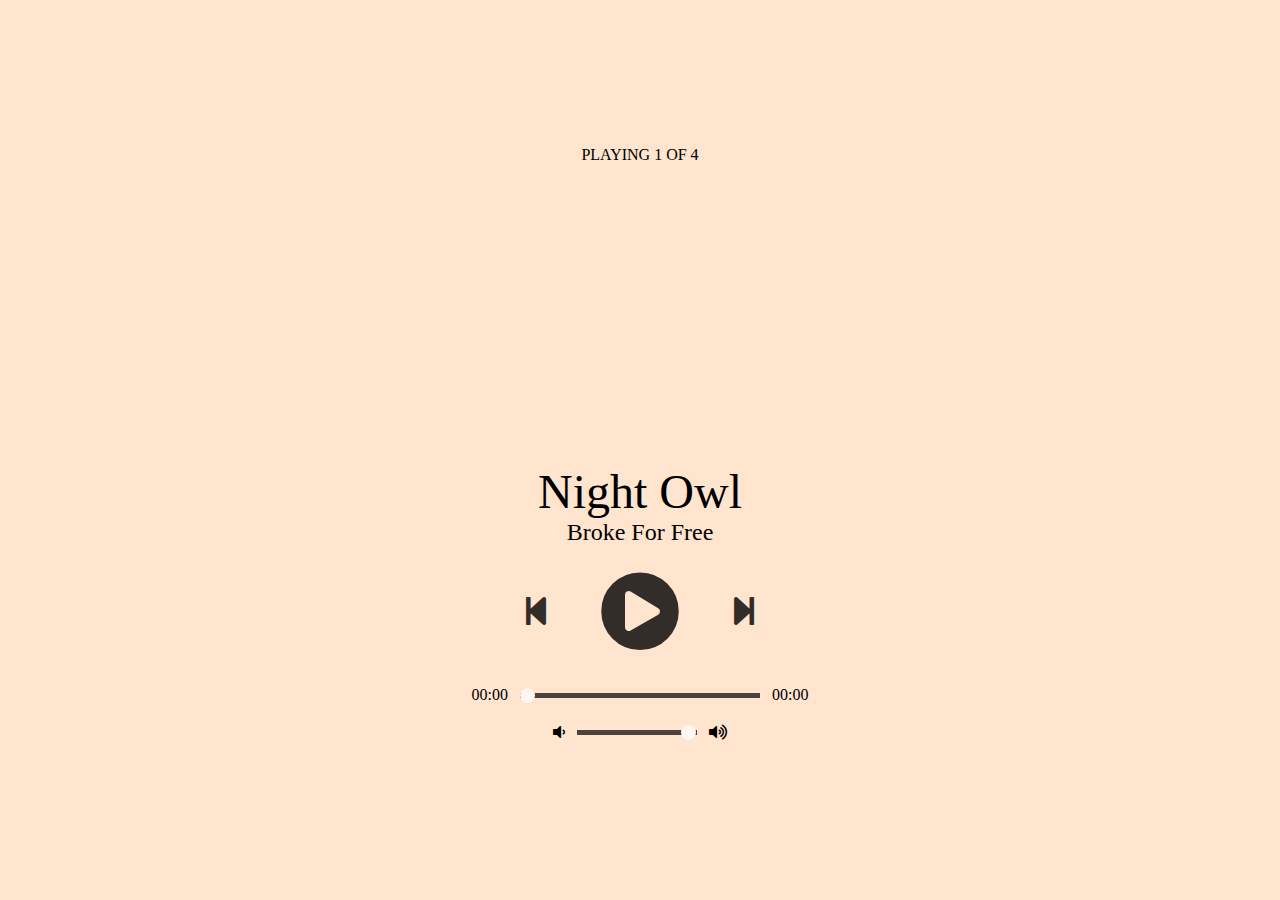
<file: synce task/task3/index.html>
<!DOCTYPE html>
<html lang="en">
<head>
  <meta charset="UTF-8">
  <meta name="viewport" content="width=device-width, initial-scale=1.0">
  <title>Simple Music Player</title>
  <!-- Load FontAwesome icons -->
  <link rel="stylesheet" href="https://cdnjs.cloudflare.com/ajax/libs/font-awesome/5.13.0/css/all.min.css">

  <!-- Load the custom CSS style file -->
  <link rel="stylesheet" type="text/css" href="style.css">
</head>
<body>
  <div class="player">
    <div class="details">
      <div class="now-playing">PLAYING x OF y</div>
      <div class="track-art"></div>
      <div class="track-name">Track Name</div>
      <div class="track-artist">Track Artist</div>
    </div>
    <div class="buttons">
      <div class="prev-track" onclick="prevTrack()"><i class="fa fa-step-backward fa-2x"></i></div>
      <div class="playpause-track" onclick="playpauseTrack()"><i class="fa fa-play-circle fa-5x"></i></div>
      <div class="next-track" onclick="nextTrack()"><i class="fa fa-step-forward fa-2x"></i></div>
    </div>
    <div class="slider_container">
      <div class="current-time">00:00</div>
      <input type="range" min="1" max="100" value="0" class="seek_slider" onchange="seekTo()">
      <div class="total-duration">00:00</div>
    </div>
    <div class="slider_container">
      <i class="fa fa-volume-down"></i>
      <input type="range" min="1" max="100" value="99" class="volume_slider" onchange="setVolume()">
      <i class="fa fa-volume-up"></i>
    </div>
  </div>

  <!-- Load the main script for the player -->
  <script src="main.js"></script>
</body>
</html>
</file>
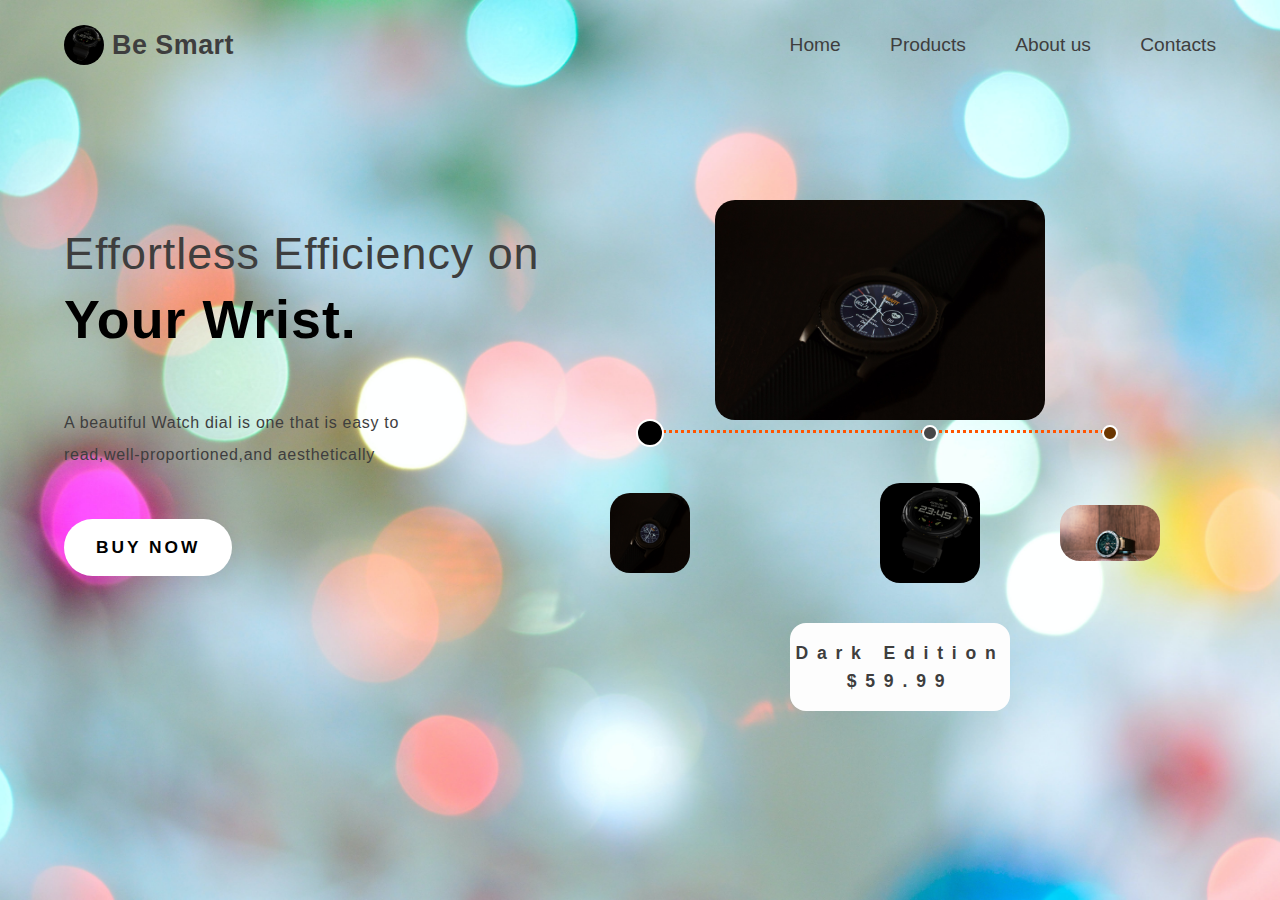
<file: synce task/task1/landingpage.html>
<!DOCTYPE html>
<html lang="en">
<head>
    <meta charset="UTF-8">
    <meta name="viewport" content="width=device-width, initial-scale=1.0">
    <title>Document</title>
    <link rel="stylesheet" href="style.css">
</head>
<body>      
    <header>
        <div class="logo">
           <img src="1.jpg" alt="watch logo">
               Be Smart
        </div>
        <ul class="menu-list">
            <li>Home</li>
            <li class="active">Products</li>
            <li>About us</li>
            <li>Contacts</li>
        </ul>
    </header>
    
    <section class="main">
        <section class="left">
            <p class="title">Effortless Efficiency on <strong>Your Wrist.</strong></p>
            <p class="msg">A beautiful Watch dial is one that is easy to read,well-proportioned,and aesthetically</p>
            <button class="cat"><span>Buy Now</span></button>
        </section>


        <section class="right">
            <img src="2.jpg" alt="smart watch">
            <div class="color">
                <div class="item smartwatch active">
                <div class="color-section"></div>
                <div class="additional-info">
                    <p>Dark Edition</p>
                    <p>$59.99</p>
                </div>
                <img src="2.jpg" alt="black color">
                </div>

                <div class="item blue">
                <div class="color-section"></div>
                <img src="1.jpg" alt="blue color">
                </div>
                <div class="item yellow">
                <div class="color-section"></div>
                <img src="3.jpg" alt="yellow color">
                </div>
            </div>
        </section>
    </section>
</body>
</html>
</file>
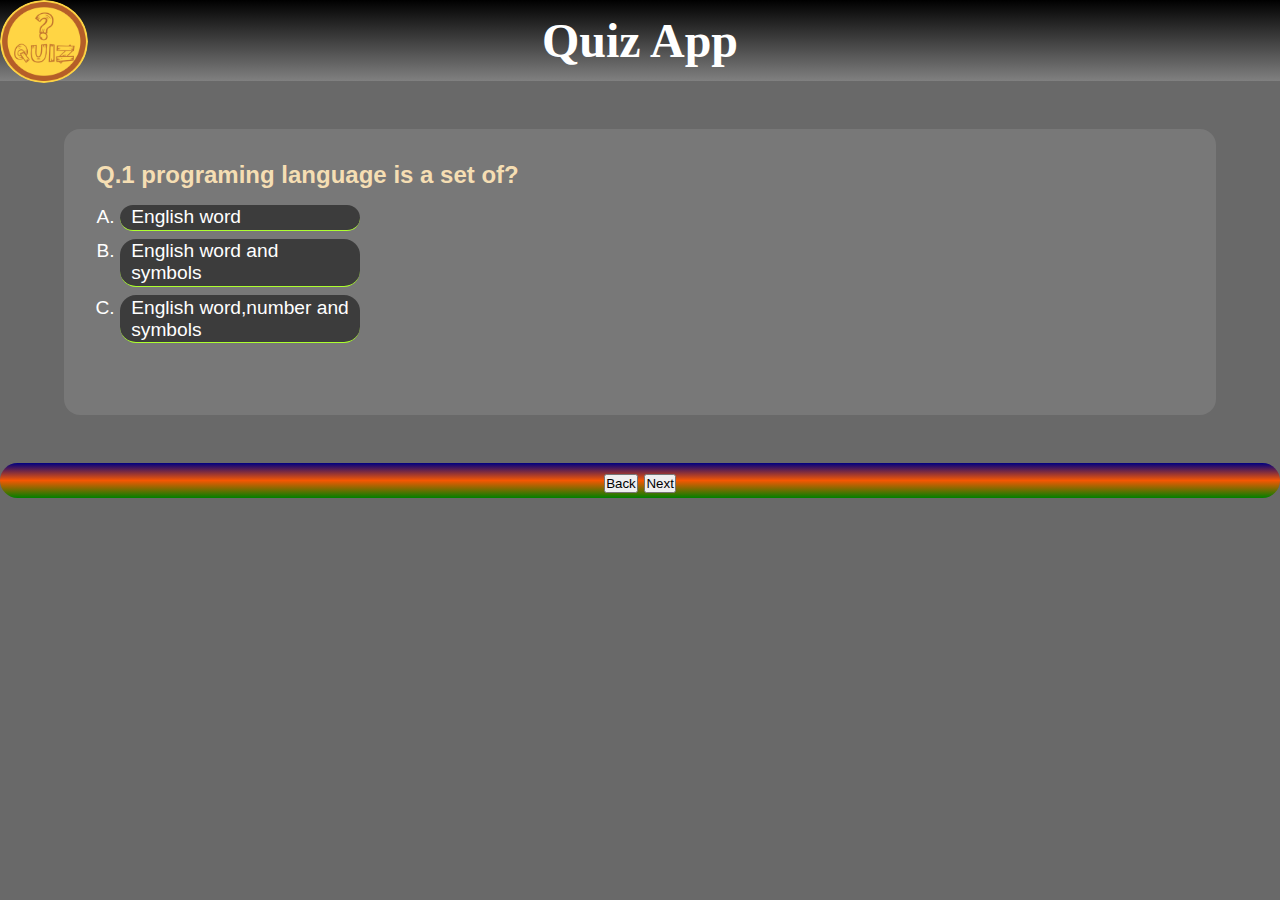
<file: synce task/task2/task2new.html>
<!DOCTYPE html>
<html lang="en">
<head>
    <meta charset="UTF-8">
    <meta name="viewport" content="width=device-width, initial-scale=1.0">
    <title>Document</title>
    <link rel="stylesheet" href="task2new.css">
</head>
<body>
    <img src="icon.png" alt="img" id="img" class="img">
    <h1 id="title">Quiz App</h1>
    <div id="quiz-container">
        <div class="questions">
            <h2 id="question"></h2>
            <ol type="A">
                <li class="option"><span id="option0" onclick="calcScore(this)"></span></li>
                <li class="option"><span id="option1" onclick="calcScore(this)"></span></li>
                <li class="option"><span id="option2" onclick="calcScore(this)"></span></li>
                <!-- <li class="option"><span id="option3" onclick="calcScore(this)"></span></li> -->
            </ol>
            <h4 id="stat"></h4>
        </div>

        <div class="buttons">
            <button type="button" class="back">Back</button>
            <button type="button" class="next">Next</button>
        </div>
    </div>

    <div id="scoreboard">
        <img src="icon.png" alt="">
        <h2 id="score-title">Your Score</h2>
        <h2 id="score"></h2>
        <button type="button" id="score-btn" onclick="backTOQuiz()">Back to Quiz</button>
        <button type="button" id="check-answer" onclick="CheckAnswer()">Check Answer</button>
    </div>

    <div id="answerBank">
        <h2>Answers :</h2>
        <ol type="1" id="answers">

        </ol>
        <button type="button" id="score-btn" onclick="backTOQuiz()">Back to Quiz</button>
    </div>

    <script src="task2new.js"></script>
</body>
</html>
</file>
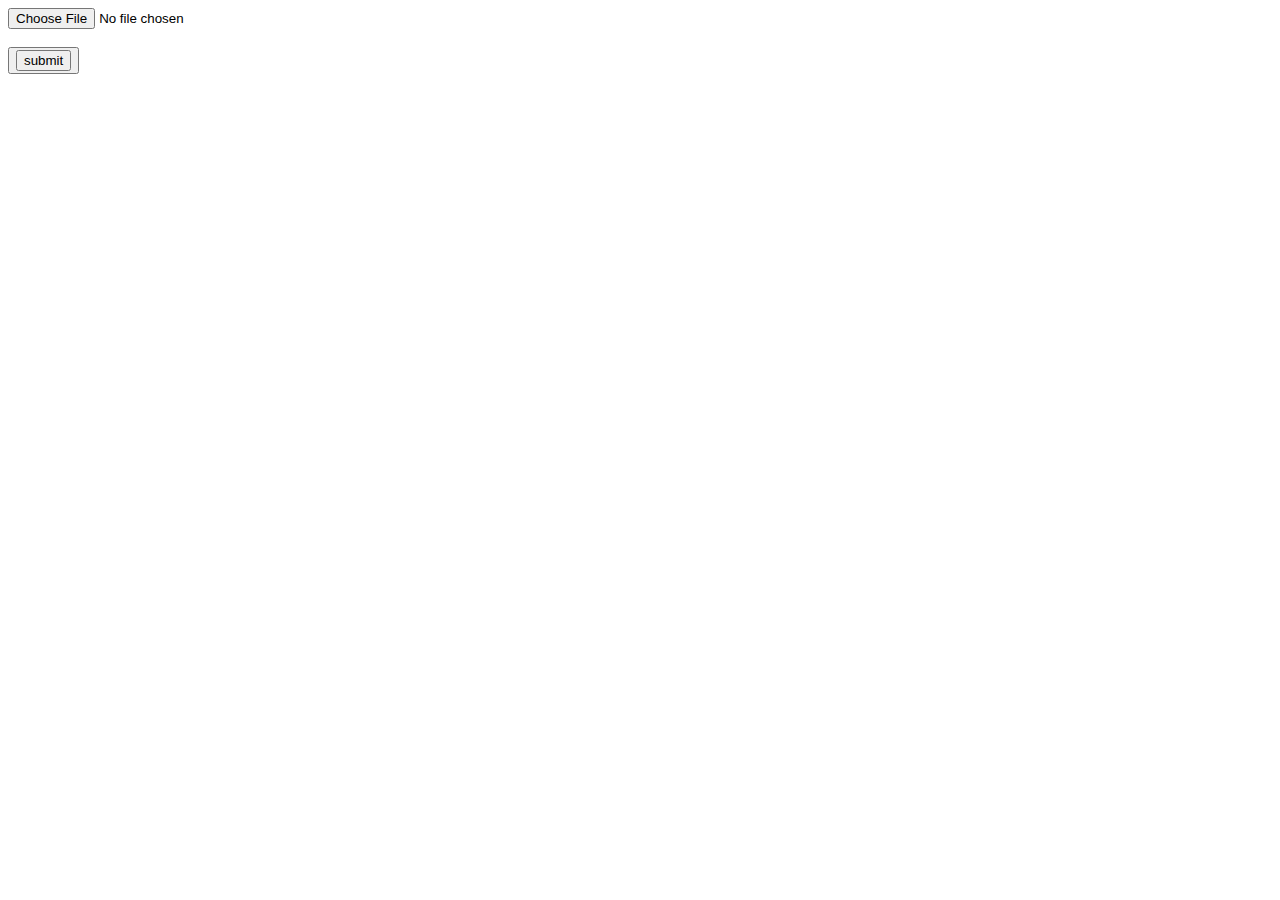
<file: synce task/Task4/document.html>
<!DOCTYPE html>
<html lang="en">
<head>
    <meta charset="UTF-8">
    <meta http-equiv="X-UA-Compatible" content="IE=edge">
    <meta name="viewport" content="width=device-width, initial-scale=1.0">
    <title>Document</title>
</head>
<body>
    <input type="file" ><br><br>
    <button>
    <input type="submit" value="submit">
</button>
</body>
</html>
</file>
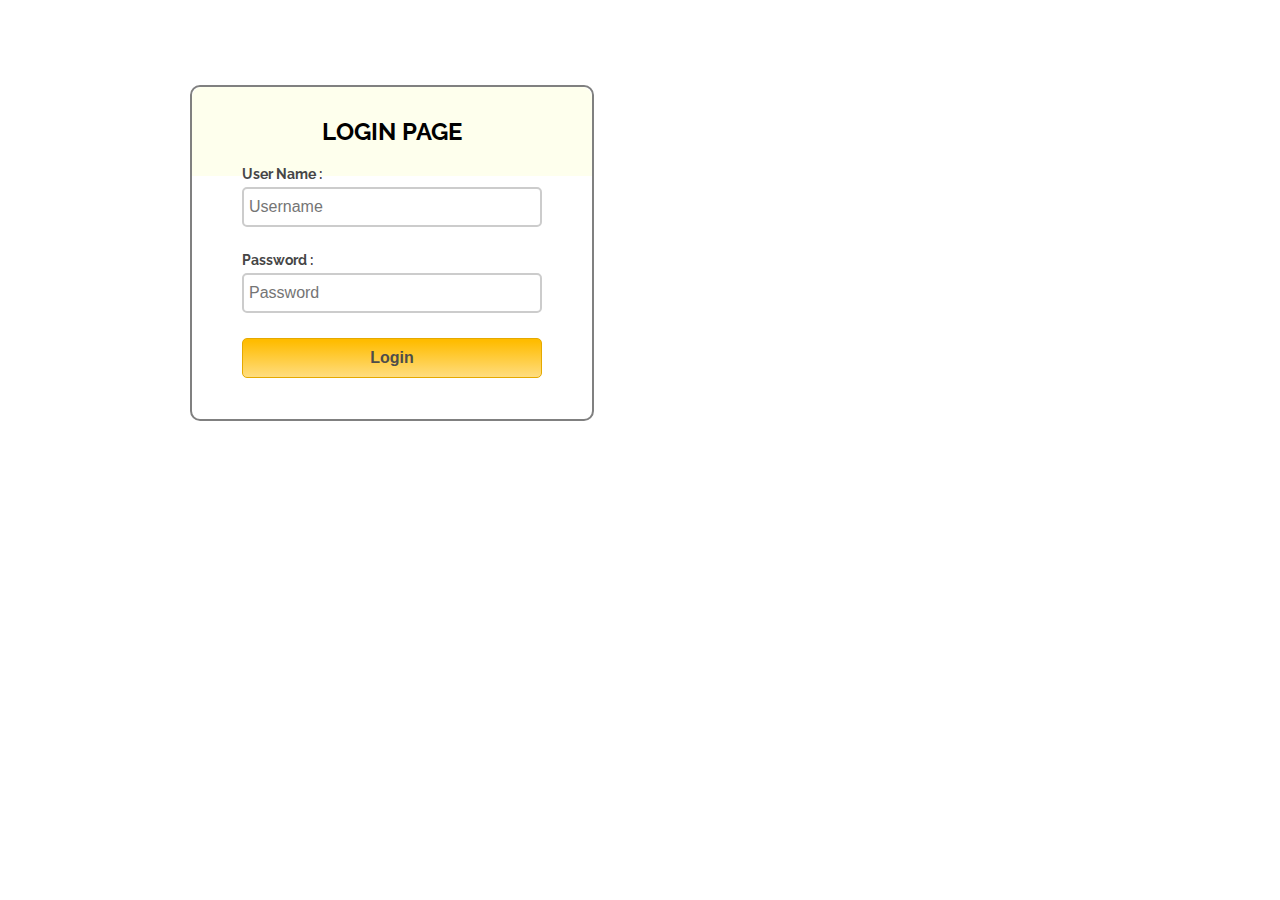
<file: synce task/Task4/login.html>
<html>

<head>
    <title></title>
   
    <link rel="stylesheet" href="rs.css" />
   
    <script src="app.js"></script>
</head>

<body>
    <div class="container">
        <div class="main">
            <h2>LOGIN PAGE</h2>
            <form id="form_id" method="post" name="myform" >
                <label>User Name :</label>
                <input type="text" name="username" placeholder="Username" id="username" />
                <label>Password :</label>
                <input type="password" name="password" placeholder="Password" id="password" />
                <input type="button" value="Login" id="Submit" onclick="validate()" />
            </form>
           
        </div>
    </div>
</body>

</html>
</file>
<file: synce task/task3/style.css>
body {
  background-color: lightgreen;

  /* Smoothly transition the background color */
  transition: background-color .5s;
}

.player {
  height: 95vh;
  display: flex;
  align-items: center;
  flex-direction: column;
  justify-content: center;
}

.details {
  display: flex;
  align-items: center;
  flex-direction: column;
  justify-content: center;
  margin-top: 25px;
}

.track-art {
  margin: 25px;
  height: 250px;
  width: 250px;
  background-image: url("https://images.pexels.com/photos/262034/pexels-photo-262034.jpeg?auto=compress&cs=tinysrgb&dpr=3&h=750&w=1260");
  background-size: cover;
  border-radius: 15%;
}

.now-playing {
  font-size: 1rem;
}

.track-name {
  font-size: 3rem;
}

.track-artist {
  font-size: 1.5rem;
}

.buttons {
  display: flex;
  flex-direction: row;
  align-items: center;
}

.playpause-track, .prev-track, .next-track {
  padding: 25px;
  opacity: 0.8;

  /* Smoothly transition the opacity */
  transition: opacity .2s;
}

.playpause-track:hover, .prev-track:hover, .next-track:hover {
  opacity: 1.0;
}

.slider_container {
  width: 75%;
  max-width: 400px;
  display: flex;
  justify-content: center;
  align-items: center;
}

/* Modify the appearance of the slider */
.seek_slider, .volume_slider {
  -webkit-appearance: none;
  -moz-appearance: none;
  appearance: none;
  height: 5px;
  background: black;
  opacity: 0.7;
  -webkit-transition: .2s;
  transition: opacity .2s;
}

/* Modify the appearance of the slider thumb */
.seek_slider::-webkit-slider-thumb, .volume_slider::-webkit-slider-thumb {
  -webkit-appearance: none;
  -moz-appearance: none;
  appearance: none;
  width: 15px;
  height: 15px;
  background: white;
  cursor: pointer;
  border-radius: 50%;
}

.seek_slider:hover, .volume_slider:hover {
  opacity: 1.0;
}

.seek_slider {
  width: 60%;
}

.volume_slider {
  width: 30%;
}

.current-time, .total-duration {
  padding: 10px;
}

i.fa-volume-down, i.fa-volume-up {
  padding: 10px;
}

i.fa-play-circle, i.fa-pause-circle, i.fa-step-forward, i.fa-step-backward {
  cursor: pointer;
}
</file>
<file: synce task/task1/style.css>
*{
    margin: 0;
    padding: 0;
    box-sizing: border-box;
    font-family: 'Montserrat', sans-serif;
}

body{
    min-height: 100vh;
    display: flex;
    flex-direction: column;
    color: #3e3e3e;
    background: url('background.jpg') no-repeat 0 0;
    background-size: cover;
}

header{
    position: relative;
    top: 0;
    height: 90px;
    width: 100%;
    display: flex;
    justify-content: space-between;
    align-items: center;
    padding: 0 64px;
    font-size: 1.2em;
    z-index: 2;
}

.logo{
    cursor: pointer;
    display: flex;
    align-items: center;
    font-weight: bold;
    font-size: 1.4em;
    letter-spacing: 0.5px;

}


.logo img{
    border-radius: 30px;
    width: 40px;
    margin-right: 8px;

}

.menu-list li{
    list-style: none;
    display: inline-block;
    margin-left: 44px;
    cursor: pointer;
    transition: color 0.5s;

}

.menu-list li:active,
.menu-list li:hover{
    color: black;
    font-weight: bold;

}

.main{
    padding-top: 90px;
    position: relative;
    flex: 1;
    display: flex;

}

.left{
    max-width: 50%;
    padding: 0 64px;

}

.title{
    font-size: 2.8em;
    letter-spacing: 1px;
    margin: 48px auto;
    color: #3e3e3e;

}

.title strong{
    font-size: 1.2em;
    display: block;
    line-height: 80px;
    color: #000000;

}

.msg{
    max-width: 80%;
    font-family: 'Lucida Sans', Sans-serif;
    font-size: 1em;
    letter-spacing: 0.7px;
    line-height: 32px;
    margin-bottom: 48px;
}

 button.cat{
    border: none;
    outline: none;
    background-color: #fff;
    color: #000000;
    padding: 18px 32px;
    display: flex;
    justify-content: center;
    align-items: center;
    border-radius: 30px;
    box-shadow: 7px 12px 20px rgba(0, 0, 0, 0.05);
    cursor: pointer;
    transition: background-color 0.5s;
}

 button.cat:hover{
    cursor: pointer;
    background-color: #ec401a;

}

button span{
    text-transform: uppercase;
    font-size: 1.3em;
    letter-spacing: 3px;
    font-weight: bold;

}
button.cat i{
    font-size: 1.7em;
    margin-left: 16px;
}


.right{
    
    padding: 10px 0 0 10px;
    display: flex;
    flex-direction: column;
    align-items: center;

}

.right img{
    border-radius: 30px;
    max-width: 350px;
    padding: 10px;
}

.color{
    display:flex;
    border-top: 3px dotted rgb(255, 85, 0);

}
.color .item{
    position: relative;
    display: flex;
    justify-content: center;
    align-items: center;
    min-width: 20px;
    min-height: 60px;
    padding-top: 40px;
}

.item img {
    position: relative;
    width: 120px;
    cursor: pointer;
    transition: width 0.2s;
}
.item img:hover{
    width: 70px;

}
.item .color-section{
    position: absolute;
    top: 0px;
    left: 50%;
    background-color: #000000;
    width: 16px;
    height: 16px;
    transform: translate(-50%, -50%);
    border: 2px solid #fff;
    border-radius: 50%;

}

.item.blue .color-section{
    background-color: #464747;
}

.item.yellow .color-section{
    
    background-color: #6b3601;

}
.item:first-child{
    transform: translateX(-50%);
}

.item:last-child{
    top: 0px;
    transform: translateX(50%);
}

.item.active img{
    height: 100px;
    width: 100px;
    
}
.item.active .color-section{
    width: 28px;
    height: 28px;

}
.item.active{
    min-width: 220px;

}

.additional-info{
    background-color: #fdfdfd;
    border-radius: 16px;
    position: absolute;
    top: 190px;
    left: 250px;
    width: 100%;
    text-align: center;
    padding: 16px 2px;
    line-height: 28px;
    font-size: 1.1em;
    letter-spacing: 0.5em;
    font-weight: bold;
}
.additional-info:hover{
    background-color: rgb(99, 109, 109);
    color: #fff;
}
</file>
<file: synce task/task2/task2new.css>
*{
    margin: 0;
    padding: 0;
    box-sizing: border-box;
    font-family: 'Montserrat', sans-serif;
}
 
body{
    font-family: sans-serif;
    background: dimgray;
    background-size: cover;
    background-position: center;
    height: 100%;

}
img{
    width: 5.5rem;
    height: 5.2rem;
    border-radius: 50%;

}
.img{
    position: fixed;

}
#title{
    text-align: center;
    padding: 0.8rem 0;
    font-size: 3rem;
    color: white;
    background:linear-gradient(black,gray) ;
    font-family: Georgia, 'Times New Roman', Times, serif;

}
.questions{
    margin: 3rem auto;
    width: 90vw;
    padding: 2rem;
    background: rgba(255, 255, 255, 0.1);
    cursor: default;
    border-radius: 1rem;
    overflow: hidden;
}
#question{
    margin-bottom:1rem ;
    color: wheat;

}
.option{
    margin-bottom:0.5rem ;
    font-size: 1.2rem;
    border-bottom: solid 0.1rem greenyellow;
    width: 15rem;
    background: rgba(0, 0, 0, 0.5);
    border-radius: 1rem;
}
.option:hover{
    color: white;

}
ol{
    position: relative;
    padding: 0 1.5rem;
    color: white;
}
span{
    display: block;
    padding: 0.1rem 0.7rem;
    border-radius: 1rem;
}
#answer{
    margin-top: 2.5rem;
}
#stat{
    margin-top: 2.5rem;
    color: yellowgreen;

}
.buttons{
    padding: 0.2rem 1.5rem;
    text-align: center;
    border: none;
    outline: none;
    font-size: 1.5rem;
    border-radius: 1.5rem;
    color: white;
    background: linear-gradient(navy,rgb(244, 87, 3),green);

}

button:active{
    background: whitesmoke;
}
#scoreboard,#answerBank{
    width: 20rem;
    background: linear-gradient(yellow,black);
    color: white;
    padding: 2rem;
    text-align: center;
    margin: auto;
    position: relative;
    top: 5rem;
    display: none;
}
#score-title{
    margin: 1rem 0;
}

#score-btn,#check-answer{
    margin-top: 1rem;

}
#score{
    font-size: 2.5rem;

}

#answerBank li{
    text-align: left;
    margin-bottom: 0.2rem;
    font-size: large;
}
#answers{
    margin-top: 1rem;

}
@media(max-width: 450pz){
    html{
        font-size: 45%;
    }
}
</file>
<file: synce task/Task4/rs.css>
/* Below line is used for online Google font */
@import url(http://fonts.googleapis.com/css?family=Raleway);
h2{
background-color: #FEFFED;
padding: 30px 35px;
margin: -10px -50px;
text-align:center;
border-radius: 10px 10px 0 0;
}
hr{
margin: 10px -50px;
border: 0;
border-top: 1px solid #ccc;
margin-bottom: 40px;
}
div.container{
width: 900px;
height: 610px;
margin:35px auto;
font-family: 'Raleway', sans-serif;
}
div.main{
width: 300px;
padding: 10px 50px 25px;
border: 2px solid gray;
border-radius: 10px;
font-family: raleway;
float:left;
margin-top:50px;
}
input[type=text],input[type=password]{
width: 100%;
height: 40px;
padding: 5px;
margin-bottom: 25px;
margin-top: 5px;
border: 2px solid #ccc;
color: #4f4f4f;
font-size: 16px;
border-radius: 5px;
}
label{
color: #464646;
text-shadow: 0 1px 0 #fff;
font-size: 14px;
font-weight: bold;
}
center{
font-size:32px;
}
.note{
color:red;
}
.valid{
color:#db0b0b;
}
.back{
text-decoration: none;
border: 1px solid rgb(0, 143, 255);
background-color: rgb(0, 214, 255);
padding: 3px 20px;
border-radius: 2px;
color: black;
}
input[type=button]{
font-size: 16px;
background: linear-gradient(#ffbc00 5%, #ffdd7f 100%);
border: 1px solid #e5a900;
color: #4E4D4B;
font-weight: bold;
cursor: pointer;
width: 100%;
border-radius: 5px;
padding: 10px 0;
outline:none;
}
input[type=button]:hover{
background: linear-gradient(#ffdd7f 5%, #ffbc00 100%);
}
</file>
